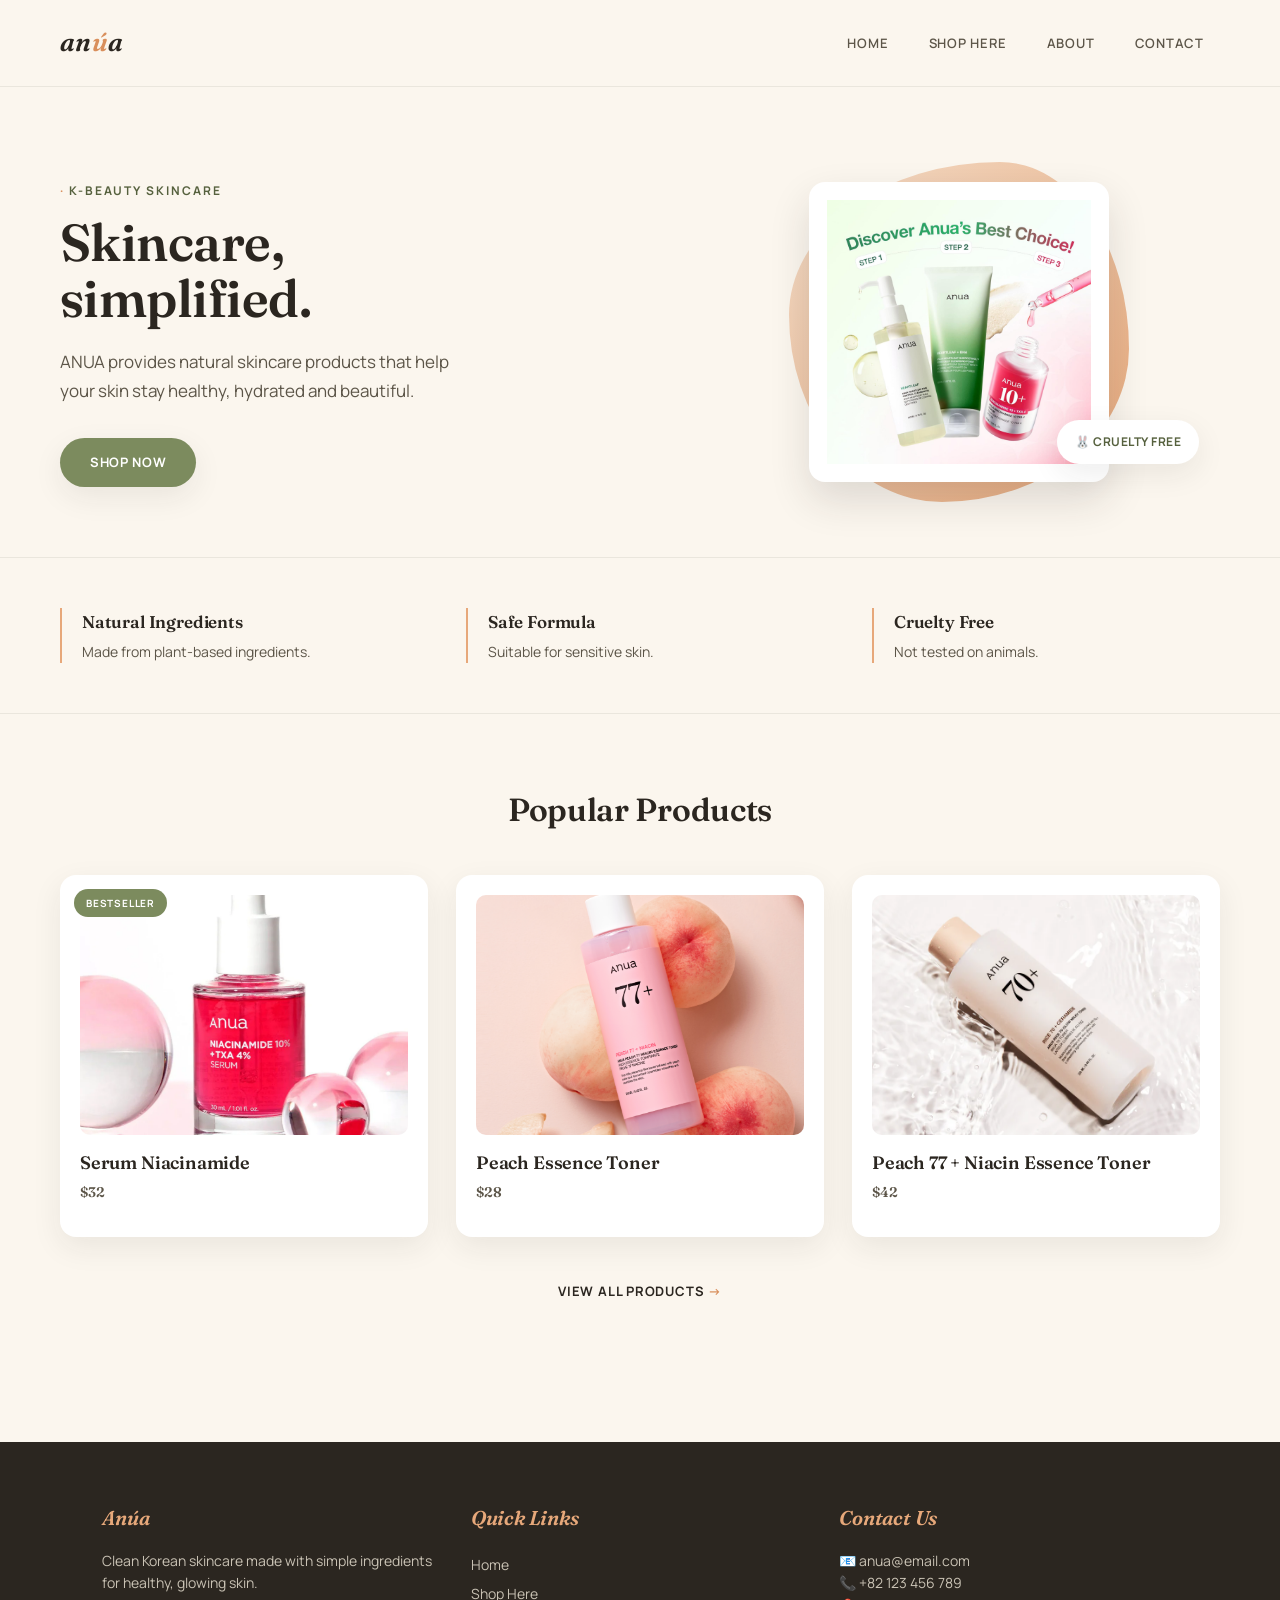
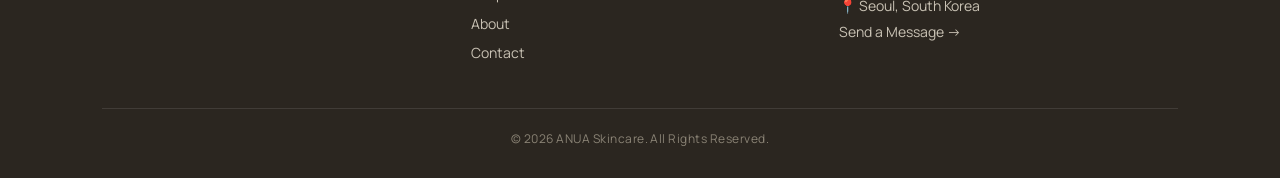
<file: index.html>
<!DOCTYPE html>
<html lang="en">
<head>
    <meta charset="UTF-8">
    <meta name="viewport" content="width=device-width, initial-scale=1.0">
    <title>ANUA - Korean Skincare</title>
    <link rel="preconnect" href="https://fonts.googleapis.com">
    <link rel="preconnect" href="https://fonts.gstatic.com" crossorigin>
    <link href="https://fonts.googleapis.com/css2?family=Fraunces:ital,wght@0,500;0,600;1,500;1,600&family=Manrope:wght@400;500;600;700&display=swap" rel="stylesheet">
    <link rel="stylesheet" href="style.css">
</head>
<body>

    <!-- Navigation -->
    <nav>
        <a href="index.html" class="logo">an<span>ú</span>a</a>

        <ul>
            <li><a href="index.html">Home</a></li>
            <li><a href="shop.html">Shop Here</a></li>
            <li><a href="about.html">About</a></li>
            <li><a href="contact.html">Contact</a></li>
        </ul>
    </nav>

    <!-- Hero Section -->
    <section class="hero">

        <div class="hero-text">
            <span class="eyebrow">K-Beauty Skincare</span>
            <h1>Skincare, simplified.</h1>

            <p>
                ANUA provides natural skincare products that help
                your skin stay healthy, hydrated and beautiful.
            </p>

            <a href="shop.html" class="btn">Shop Now</a>
        </div>

        <div class="hero-image">
            <img src="Mymedia/product anua 1.jpg" alt="ANUA Product">
            <span class="badge-chip">🐰 Cruelty Free</span>
        </div>

    </section>

    <!-- Features -->
    <section class="features">

        <div class="feature">
            <h3>Natural Ingredients</h3>
            <p>Made from plant-based ingredients.</p>
        </div>

        <div class="feature">
            <h3>Safe Formula</h3>
            <p>Suitable for sensitive skin.</p>
        </div>

        <div class="feature">
            <h3>Cruelty Free</h3>
            <p>Not tested on animals.</p>
        </div>

    </section>

    <!-- Products -->
    <section class="products">

        <h2>Popular Products</h2>

        <div class="product-grid">

            <div class="product-card">
                <span class="badge">Bestseller</span>
                <img src="Mymedia/serum naicinamide.webp" alt="serum naicinamide">
                <h3>Serum Niacinamide</h3>
                <p class="price">$32</p>
            </div>

            <div class="product-card">
                <img src="Mymedia/Peach-77-Essence-Toner-.png" alt="Peach Essence Toner">
                <h3>Peach Essence Toner</h3>
                <p class="price">$28</p>
            </div>

            <div class="product-card">
                <img src="Mymedia/toner water.webp" alt="toner water">
                <h3>Peach 77 + Niacin Essence Toner</h3>
                <p class="price">$42</p>
            </div>

        </div>

        <a href="shop.html" class="view-all">View all products</a>

    </section>

    <!-- Footer -->
    <footer>
        <div class="footer-content">

            <div class="footer-section">
                <h3>Anúa</h3>
                <p>
                    Clean Korean skincare made with simple ingredients
                    for healthy, glowing skin.
                </p>
            </div>

            <div class="footer-section">
                <h3>Quick Links</h3>

                <a href="index.html">Home</a>
                <a href="shop.html">Shop Here</a>
                <a href="about.html">About</a>
                <a href="contact.html">Contact</a>
            </div>

            <div class="footer-section">
                <h3>Contact Us</h3>

                <p>📧 anua@email.com</p>
                <p>📞 +82 123 456 789</p>
                <p>📍 Seoul, South Korea</p>

                <a href="contact.html">Send a Message →</a>
            </div>

        </div>

        <div class="footer-bottom">
            <p>© 2026 ANUA Skincare. All Rights Reserved.</p>
        </div>
    </footer>

</body>
</html>
</file>
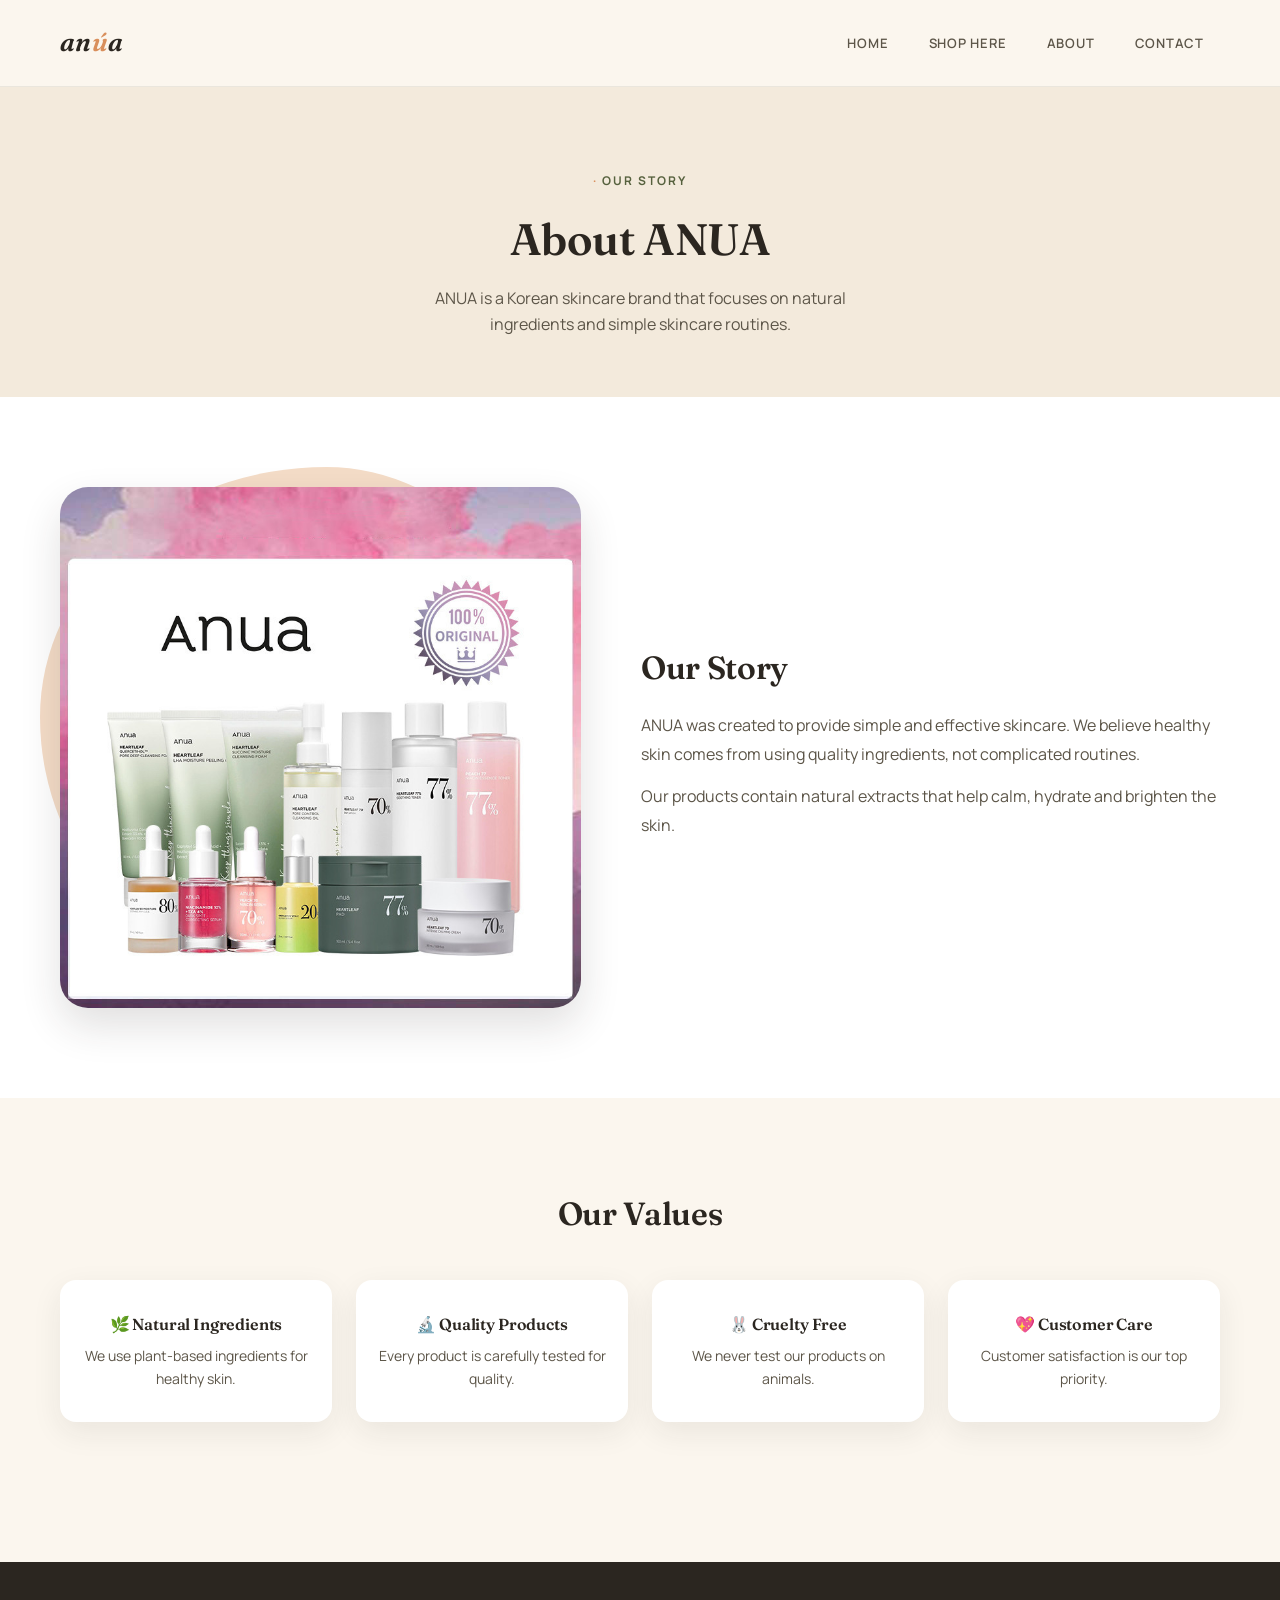
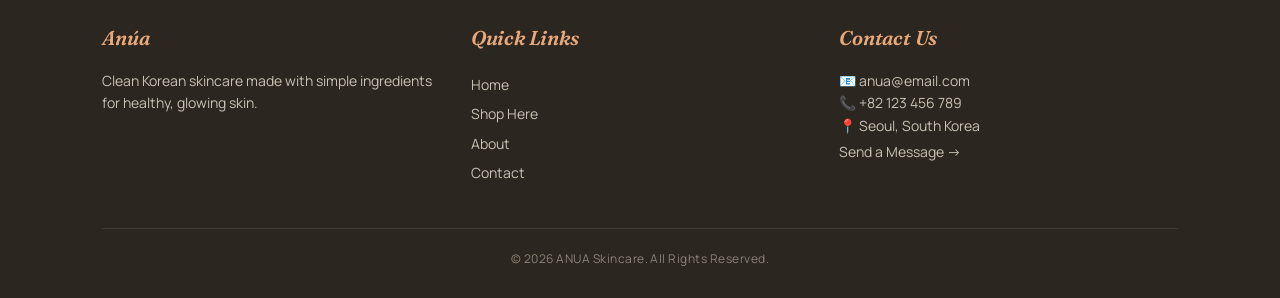
<file: about.html>
<!DOCTYPE html>
<html lang="en">
<head>
    <meta charset="UTF-8">
    <meta name="viewport" content="width=device-width, initial-scale=1.0">
    <title>About - ANUA Korean Skincare</title>
    <link rel="preconnect" href="https://fonts.googleapis.com">
    <link rel="preconnect" href="https://fonts.gstatic.com" crossorigin>
    <link href="https://fonts.googleapis.com/css2?family=Fraunces:ital,wght@0,500;0,600;1,500;1,600&family=Manrope:wght@400;500;600;700&display=swap" rel="stylesheet">
    <link rel="stylesheet" href="style.css">
</head>
<body>

    <!-- Navigation -->
    <nav>
        <a href="index.html" class="logo">an<span>ú</span>a</a>

        <ul>
            <li><a href="index.html">Home</a></li>
            <li><a href="shop.html">Shop Here</a></li>
            <li><a href="about.html">About</a></li>
            <li><a href="contact.html">Contact</a></li>
        </ul>
    </nav>

    <!-- Hero -->
    <section class="about-hero">
        <span class="eyebrow">Our Story</span>
        <h1>About ANUA</h1>

        <p>
            ANUA is a Korean skincare brand that focuses on
            natural ingredients and simple skincare routines.
        </p>
    </section>

    <!-- Story -->
    <section class="story">

        <div>
            <img src="Mymedia/product ANUA.jpg" alt="ANUA Product">
        </div>

        <div class="story-text">
            <h2>Our Story</h2>

            <p>
                ANUA was created to provide simple and effective skincare.
                We believe healthy skin comes from using quality ingredients,
                not complicated routines.
            </p>

            <p>
                Our products contain natural extracts that help calm,
                hydrate and brighten the skin.
            </p>
        </div>

    </section>

    <!-- Values -->
    <section class="values">

        <h2>Our Values</h2>

        <div class="values-grid">

            <div class="value-card">
                <h3>🌿 Natural Ingredients</h3>
                <p>We use plant-based ingredients for healthy skin.</p>
            </div>

            <div class="value-card">
                <h3>🔬 Quality Products</h3>
                <p>Every product is carefully tested for quality.</p>
            </div>

            <div class="value-card">
                <h3>🐰 Cruelty Free</h3>
                <p>We never test our products on animals.</p>
            </div>

            <div class="value-card">
                <h3>💖 Customer Care</h3>
                <p>Customer satisfaction is our top priority.</p>
            </div>

        </div>

    </section>

    <!-- Footer -->
    <footer>
        <div class="footer-content">

            <div class="footer-section">
                <h3>Anúa</h3>
                <p>
                    Clean Korean skincare made with simple ingredients
                    for healthy, glowing skin.
                </p>
            </div>

            <div class="footer-section">
                <h3>Quick Links</h3>

                <a href="index.html">Home</a>
                <a href="shop.html">Shop Here</a>
                <a href="about.html">About</a>
                <a href="contact.html">Contact</a>
            </div>

            <div class="footer-section">
                <h3>Contact Us</h3>

                <p>📧 anua@email.com</p>
                <p>📞 +82 123 456 789</p>
                <p>📍 Seoul, South Korea</p>

                <a href="contact.html">Send a Message →</a>
            </div>

        </div>

        <div class="footer-bottom">
            <p>© 2026 ANUA Skincare. All Rights Reserved.</p>
        </div>
    </footer>

</body>
</html>
</file>
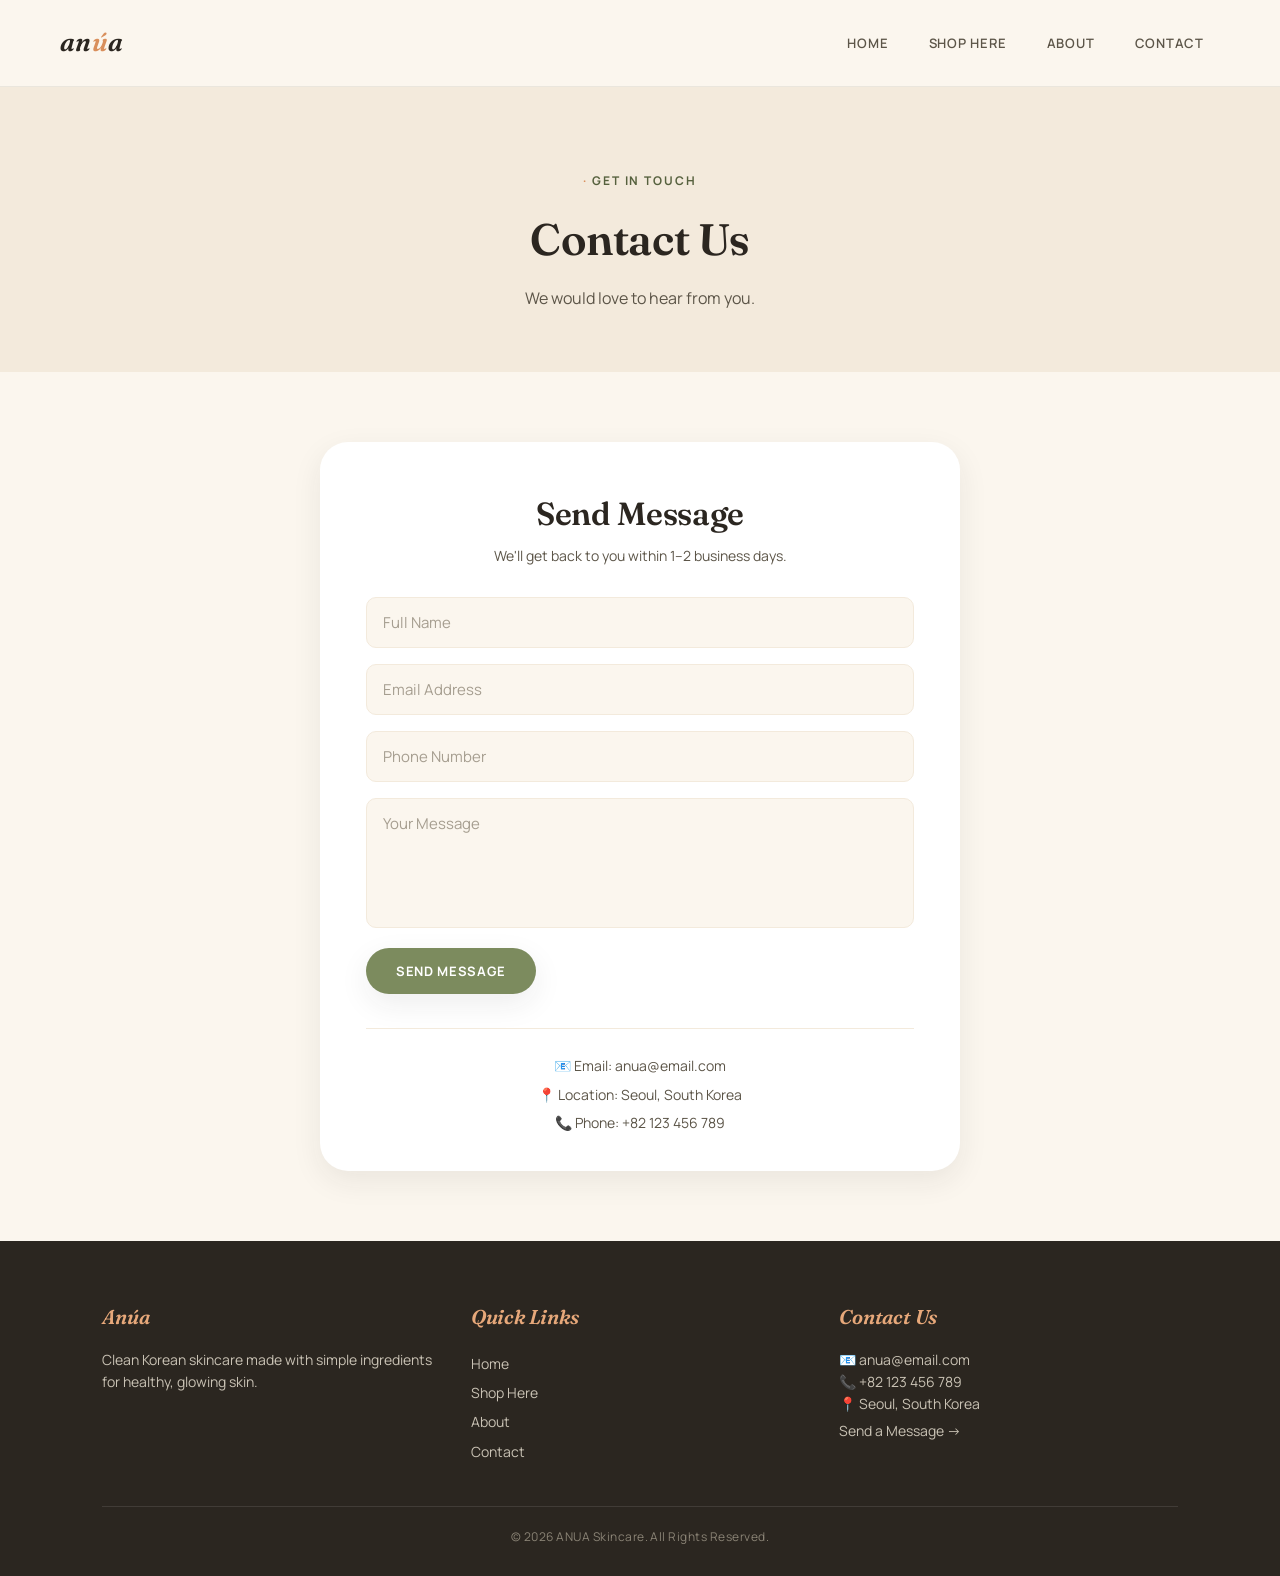
<file: contact.html>
<!DOCTYPE html>
<html lang="en">
<head>
    <meta charset="UTF-8">
    <meta name="viewport" content="width=device-width, initial-scale=1.0">
    <title>Contact - ANUA Korean Skincare</title>
    <link rel="preconnect" href="https://fonts.googleapis.com">
    <link rel="preconnect" href="https://fonts.gstatic.com" crossorigin>
    <link href="https://fonts.googleapis.com/css2?family=Fraunces:ital,wght@0,500;0,600;1,500;1,600&family=Manrope:wght@400;500;600;700&display=swap" rel="stylesheet">
    <link rel="stylesheet" href="style.css">
</head>
<body>

    <!-- Navigation -->
    <nav>
        <a href="index.html" class="logo">an<span>ú</span>a</a>

        <ul>
            <li><a href="index.html">Home</a></li>
            <li><a href="shop.html">Shop Here</a></li>
            <li><a href="about.html">About</a></li>
            <li><a href="contact.html">Contact</a></li>
        </ul>
    </nav>

    <!-- Hero Section -->
    <section class="about-hero">
        <span class="eyebrow">Get In Touch</span>
        <h1>Contact Us</h1>
        <p>We would love to hear from you.</p>
    </section>

    <!-- Contact Form -->
    <div class="contact-container">
        <h2>Send Message</h2>
        <p class="contact-sub">We'll get back to you within 1–2 business days.</p>

        <form>
            <input type="text" placeholder="Full Name" required>

            <input type="email" placeholder="Email Address" required>

            <input type="tel" placeholder="Phone Number">

            <textarea placeholder="Your Message"></textarea>

            <button type="submit">Send Message</button>
        </form>

        <div class="info">
            <p>📧 Email: anua@email.com</p>
            <p>📍 Location: Seoul, South Korea</p>
            <p>📞 Phone: +82 123 456 789</p>
        </div>
    </div>

    <!-- Footer -->
    <footer>
        <div class="footer-content">

            <div class="footer-section">
                <h3>Anúa</h3>
                <p>
                    Clean Korean skincare made with simple ingredients
                    for healthy, glowing skin.
                </p>
            </div>

            <div class="footer-section">
                <h3>Quick Links</h3>

                <a href="index.html">Home</a>
                <a href="shop.html">Shop Here</a>
                <a href="about.html">About</a>
                <a href="contact.html">Contact</a>
            </div>

            <div class="footer-section">
                <h3>Contact Us</h3>

                <p>📧 anua@email.com</p>
                <p>📞 +82 123 456 789</p>
                <p>📍 Seoul, South Korea</p>

                <a href="contact.html">Send a Message →</a>
            </div>

        </div>

        <div class="footer-bottom">
            <p>© 2026 ANUA Skincare. All Rights Reserved.</p>
        </div>
    </footer>

</body>
</html>
</file>
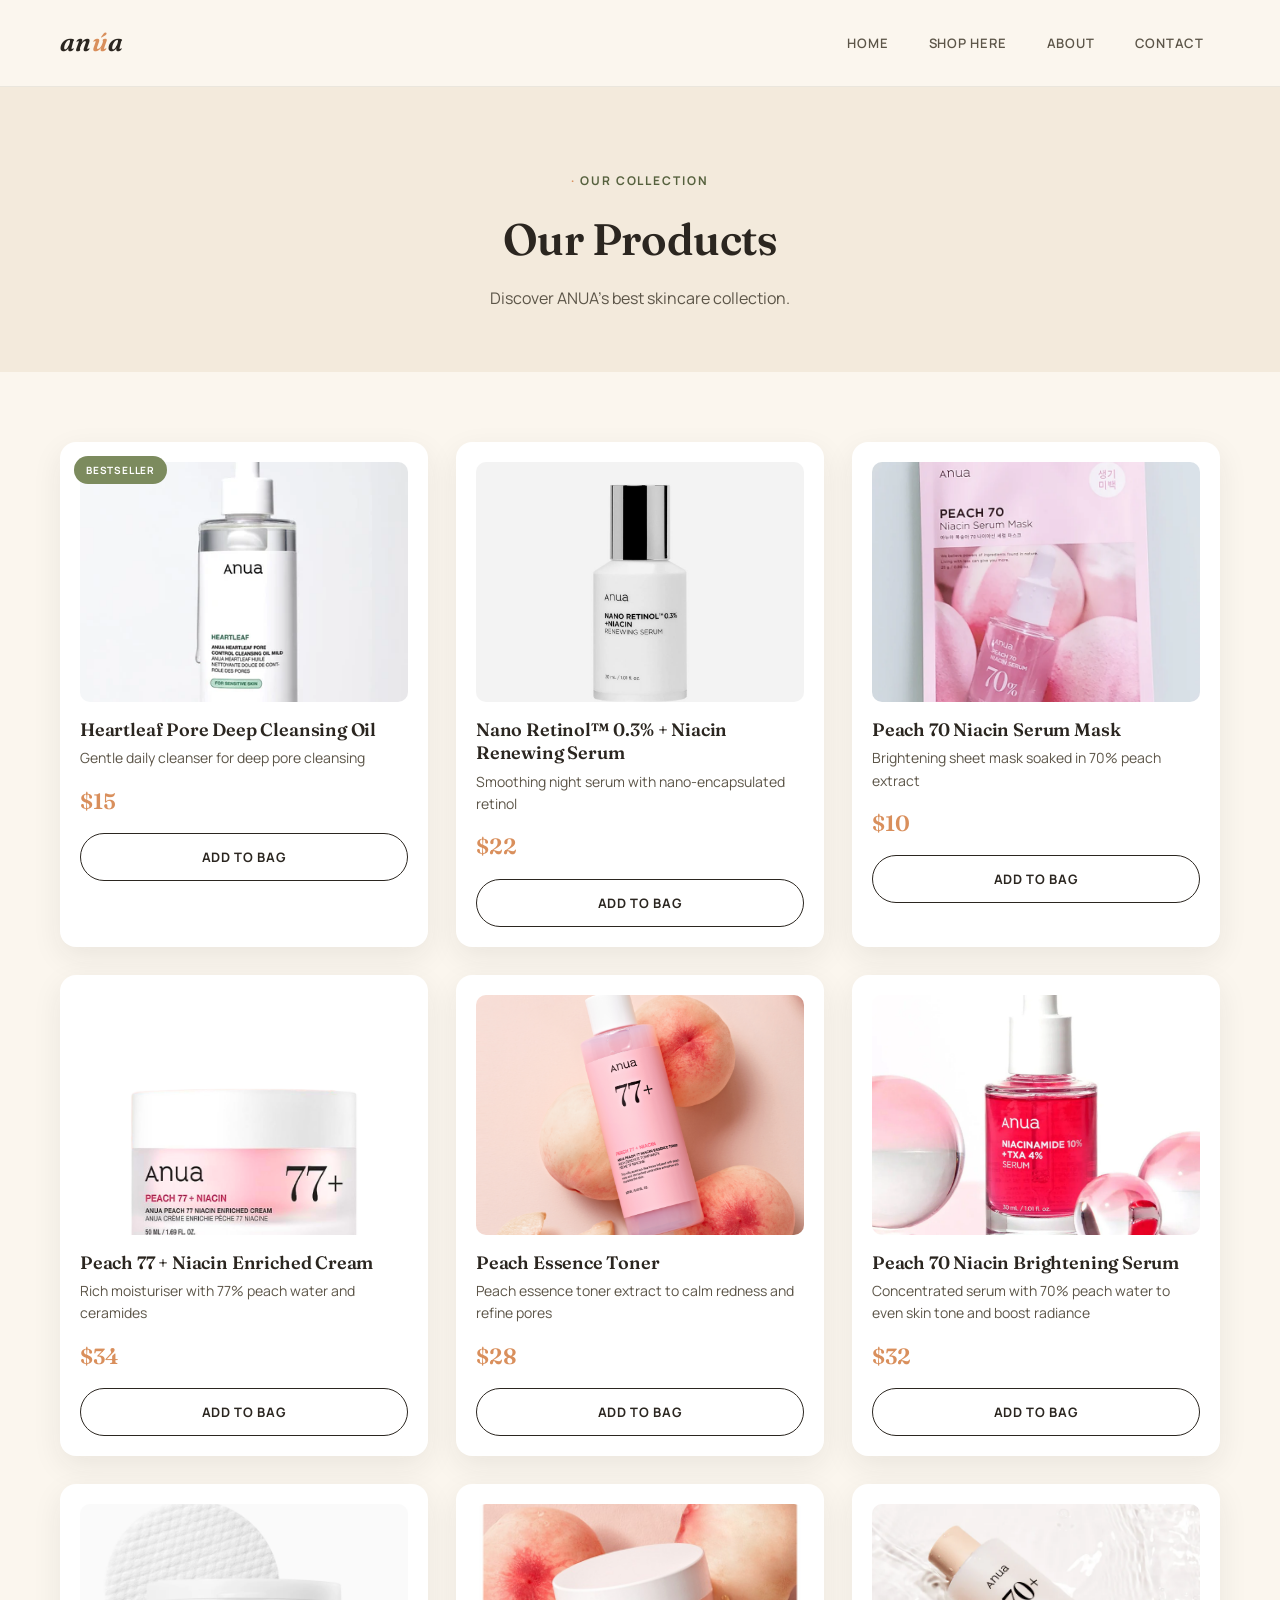
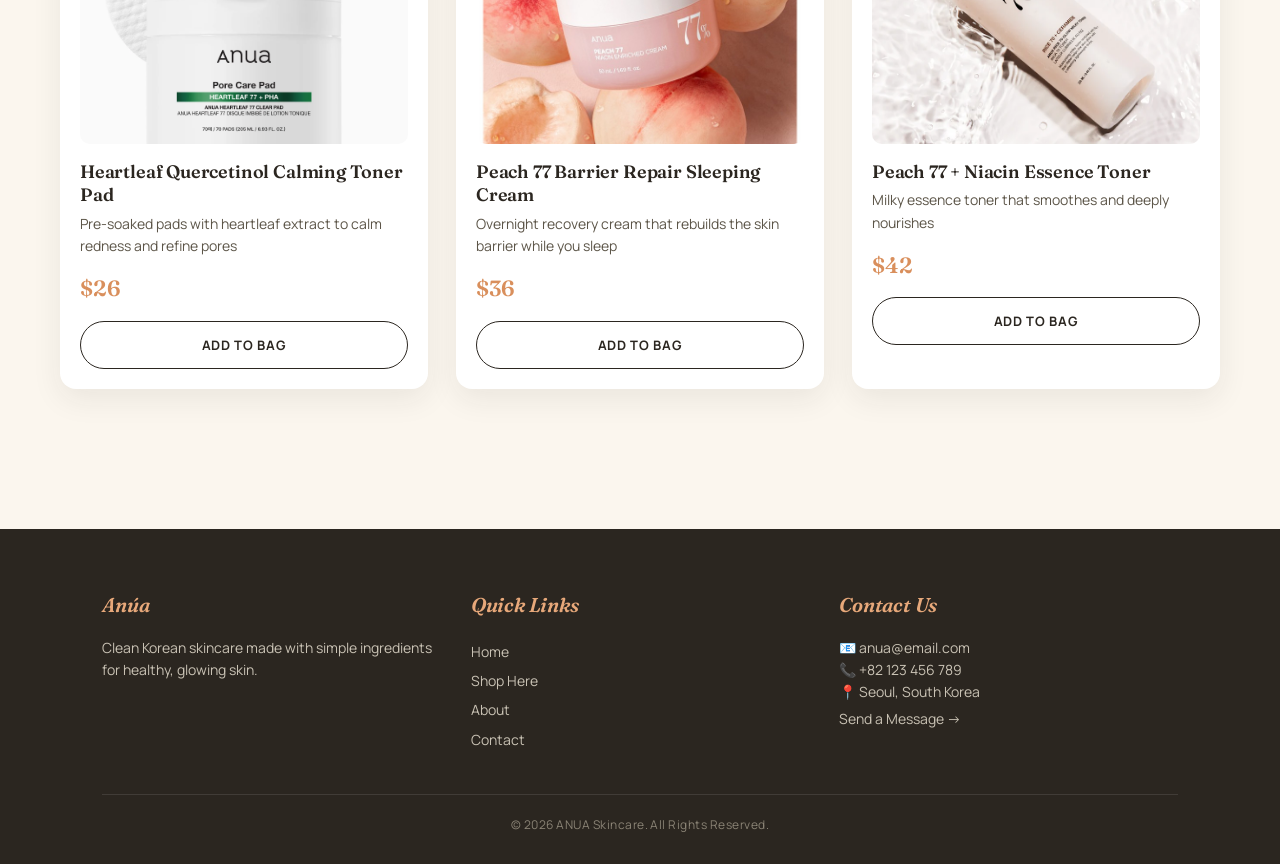
<file: shop.html>
<!DOCTYPE html>
<html lang="en">
<head>
    <meta charset="UTF-8">
    <meta name="viewport" content="width=device-width, initial-scale=1.0">
    <title>Shop - ANUA Korean Skincare</title>
    <link rel="preconnect" href="https://fonts.googleapis.com">
    <link rel="preconnect" href="https://fonts.gstatic.com" crossorigin>
    <link href="https://fonts.googleapis.com/css2?family=Fraunces:ital,wght@0,500;0,600;1,500;1,600&family=Manrope:wght@400;500;600;700&display=swap" rel="stylesheet">
    <link rel="stylesheet" href="style.css">
</head>
<body>

    <!-- Navigation -->
    <nav>
        <a href="index.html" class="logo">an<span>ú</span>a</a>

        <ul>
            <li><a href="index.html">Home</a></li>
            <li><a href="shop.html">Shop Here</a></li>
            <li><a href="about.html">About</a></li>
            <li><a href="contact.html">Contact</a></li>
        </ul>
    </nav>

    <!-- Banner -->
    <section class="banner">
        <span class="eyebrow">Our Collection</span>
        <h1>Our Products</h1>
        <p>Discover ANUA's best skincare collection.</p>
    </section>

    <!-- Products -->
    <section class="products">

        <div class="product-grid">

            <div class="product-card">
                <span class="badge">Bestseller</span>
                <img src="Mymedia/cleanser-heartleaf.webp" alt="Heartleaf Cleansing oil">
                <h3>Heartleaf Pore Deep Cleansing Oil</h3>
                <p>Gentle daily cleanser for deep pore cleansing</p>
                <span class="price">$15</span>
                <button>Add to Bag</button>
            </div>

            <div class="product-card">
                <img src="Mymedia/retinol serum.jpg" alt="Retinol Serum">
                <h3>Nano Retinol™ 0.3% + Niacin Renewing Serum</h3>
                <p>Smoothing night serum with nano-encapsulated retinol</p>
                <span class="price">$22</span>
                <button>Add to Bag</button>
            </div>

            <div class="product-card">
                <img src="Mymedia/serum mask.webp" alt="Serum Mask">
                <h3>Peach 70 Niacin Serum Mask</h3>
                <p>Brightening sheet mask soaked in 70% peach extract</p>
                <span class="price">$10</span>
                <button>Add to Bag</button>
            </div>

            <div class="product-card">
                <img src="Mymedia/cream.png" alt="Peach Cream">
                <h3>Peach 77 + Niacin Enriched Cream</h3>
                <p>Rich moisturiser with 77% peach water and ceramides</p>
                <span class="price">$34</span>
                <button>Add to Bag</button>
            </div>

            <div class="product-card">
                <img src="Mymedia/Peach-77-Essence-Toner-.png" alt="Essence Toner">
                <h3>Peach Essence Toner</h3>
                <p>Peach essence toner extract to calm redness and refine pores</p>
                <span class="price">$28</span>
                <button>Add to Bag</button>
            </div>

            <div class="product-card">
                <img src="Mymedia/serum naicinamide.webp" alt="Brightening Serum">
                <h3>Peach 70 Niacin Brightening Serum</h3>
                <p>Concentrated serum with 70% peach water to even skin tone and boost radiance</p>
                <span class="price">$32</span>
                <button>Add to Bag</button>
            </div>

            <div class="product-card">
                <img src="Mymedia/toner-pad.webp" alt="Toner Pad">
                <h3>Heartleaf Quercetinol Calming Toner Pad</h3>
                <p>Pre-soaked pads with heartleaf extract to calm redness and refine pores</p>
                <span class="price">$26</span>
                <button>Add to Bag</button>
            </div>

            <div class="product-card">
                <img src="Mymedia/Peach Barrier cream.jpg" alt="Barrier Cream">
                <h3>Peach 77 Barrier Repair Sleeping Cream</h3>
                <p>Overnight recovery cream that rebuilds the skin barrier while you sleep</p>
                <span class="price">$36</span>
                <button>Add to Bag</button>
            </div>

            <div class="product-card">
                <img src="Mymedia/toner water.webp" alt="Toner water">
                <h3>Peach 77 + Niacin Essence Toner</h3>
                <p>Milky essence toner that smoothes and deeply nourishes</p>
                <span class="price">$42</span>
                <button>Add to Bag</button>
            </div>

        </div>
    </section>

    <!-- Footer -->
    <footer>
        <div class="footer-content">

            <div class="footer-section">
                <h3>Anúa</h3>
                <p>
                    Clean Korean skincare made with simple ingredients
                    for healthy, glowing skin.
                </p>
            </div>

            <div class="footer-section">
                <h3>Quick Links</h3>

                <a href="index.html">Home</a>
                <a href="shop.html">Shop Here</a>
                <a href="about.html">About</a>
                <a href="contact.html">Contact</a>
            </div>

            <div class="footer-section">
                <h3>Contact Us</h3>

                <p>📧 anua@email.com</p>
                <p>📞 +82 123 456 789</p>
                <p>📍 Seoul, South Korea</p>

                <a href="contact.html">Send a Message →</a>
            </div>

        </div>

        <div class="footer-bottom">
            <p>© 2026 ANUA Skincare. All Rights Reserved.</p>
        </div>
    </footer>

</body>
</html>
</file>
<file: style.css>
/* ============================================================
   ANUA — Korean Skincare
   Design tokens
   ============================================================ */
:root {
    --cream: #FBF6EE;
    --cream-deep: #F3EADC;
    --ink: #2B2620;
    --ink-soft: #5C5548;
    --sage: #7C8B5E;
    --sage-dark: #56613E;
    --sage-pale: #E7EBDC;
    --peach: #E7A87A;
    --peach-deep: #D98F5C;
    --peach-pale: #F4DCC7;
    --blush: #F1DED2;
    --white: #FFFFFF;

    --font-display: 'Fraunces', Georgia, serif;
    --font-body: 'Manrope', Arial, sans-serif;

    --radius-lg: 28px;
    --radius-md: 16px;
    --radius-sm: 10px;

    --shadow-soft: 0 10px 30px rgba(43, 38, 32, 0.08);
    --shadow-lift: 0 18px 40px rgba(43, 38, 32, 0.14);
}

/* ---- Reset ---- */
* {
    margin: 0;
    padding: 0;
    box-sizing: border-box;
}

html {
    scroll-behavior: smooth;
}

body {
    background-color: var(--cream);
    color: var(--ink);
    font-family: var(--font-body);
    line-height: 1.6;
    -webkit-font-smoothing: antialiased;
}

img {
    display: block;
    max-width: 100%;
}

a {
    color: inherit;
}

h1, h2, h3 {
    font-family: var(--font-display);
    font-weight: 600;
    color: var(--ink);
    letter-spacing: -0.01em;
}

.eyebrow {
    display: inline-block;
    font-family: var(--font-body);
    font-size: 12px;
    font-weight: 700;
    letter-spacing: 0.16em;
    text-transform: uppercase;
    color: var(--sage-dark);
    margin-bottom: 14px;
}

.eyebrow::before {
    content: "· ";
    color: var(--peach-deep);
}

/* ============================================================
   NAVIGATION
   ============================================================ */
nav {
    background-color: var(--cream);
    display: flex;
    justify-content: space-between;
    align-items: center;
    padding: 22px 60px;
    position: sticky;
    top: 0;
    z-index: 100;
    border-bottom: 1px solid rgba(43, 38, 32, 0.08);
    backdrop-filter: blur(6px);
}

.logo {
    font-family: var(--font-display);
    font-style: italic;
    font-weight: 600;
    font-size: 26px;
    color: var(--ink);
    text-decoration: none;
    letter-spacing: 0.01em;
}

.logo span {
    color: var(--peach-deep);
}

nav h2 {
    font-family: var(--font-display);
    font-style: italic;
    font-weight: 600;
    font-size: 26px;
    color: var(--ink);
}

nav ul {
    display: flex;
    list-style: none;
    gap: 8px;
}

nav ul li a {
    text-decoration: none;
    color: var(--ink-soft);
    font-weight: 600;
    font-size: 13px;
    letter-spacing: 0.06em;
    text-transform: uppercase;
    padding: 10px 16px;
    border-radius: 999px;
    transition: 0.25s ease;
}

nav ul li a:hover {
    background: var(--sage-pale);
    color: var(--sage-dark);
}

/* ============================================================
   BUTTONS
   ============================================================ */
.btn,
button {
    display: inline-flex;
    align-items: center;
    gap: 8px;
    background-color: var(--sage);
    color: var(--white);
    text-decoration: none;
    border: none;
    padding: 14px 30px;
    border-radius: 999px;
    font-family: var(--font-body);
    font-weight: 700;
    font-size: 13px;
    letter-spacing: 0.05em;
    text-transform: uppercase;
    cursor: pointer;
    transition: 0.3s ease;
    box-shadow: var(--shadow-soft);
}

.btn:hover,
button:hover {
    background-color: var(--sage-dark);
    transform: translateY(-2px);
    box-shadow: var(--shadow-lift);
}

/* Outline style used for "Add to bag" on shop */
.product-card button {
    background: var(--white);
    color: var(--ink);
    border: 1.5px solid var(--ink);
    box-shadow: none;
    width: 100%;
    justify-content: center;
}

.product-card button:hover {
    background: var(--ink);
    color: var(--white);
    transform: none;
    box-shadow: none;
}

/* ============================================================
   HERO (index)
   ============================================================ */
.hero {
    display: grid;
    grid-template-columns: 1fr 0.9fr;
    align-items: center;
    gap: 60px;
    padding: 90px 60px 70px;
    max-width: 1300px;
    margin: 0 auto;
}

.hero-text h1 {
    font-size: 52px;
    line-height: 1.08;
    margin-bottom: 22px;
    max-width: 480px;
}

.hero p {
    font-size: 17px;
    line-height: 1.7;
    margin-bottom: 32px;
    color: var(--ink-soft);
    max-width: 420px;
}

.hero-image {
    position: relative;
    display: flex;
    justify-content: center;
    align-items: center;
}

.hero-image::before {
    content: "";
    position: absolute;
    width: 340px;
    height: 340px;
    background: linear-gradient(135deg, var(--peach-pale), var(--peach));
    border-radius: 62% 38% 55% 45% / 45% 55% 45% 55%;
    z-index: 0;
}

.hero img {
    position: relative;
    z-index: 1;
    width: 300px;
    background: var(--white);
    padding: 18px;
    border-radius: var(--radius-md);
    box-shadow: var(--shadow-lift);
    transition: 0.4s ease;
}

.hero img:hover {
    transform: translateY(-6px) rotate(-1deg);
}

.badge-chip {
    position: absolute;
    z-index: 2;
    bottom: 6%;
    right: 4%;
    background: var(--white);
    border-radius: 999px;
    padding: 12px 18px;
    box-shadow: var(--shadow-soft);
    font-size: 12px;
    font-weight: 700;
    letter-spacing: 0.04em;
    text-transform: uppercase;
    color: var(--sage-dark);
    display: flex;
    align-items: center;
    gap: 6px;
}

/* ============================================================
   FEATURES
   ============================================================ */
.features {
    display: flex;
    justify-content: space-between;
    gap: 30px;
    padding: 50px 60px;
    max-width: 1300px;
    margin: 0 auto;
    border-top: 1px solid rgba(43, 38, 32, 0.08);
    border-bottom: 1px solid rgba(43, 38, 32, 0.08);
}

.feature {
    text-align: left;
    width: 30%;
    padding-left: 20px;
    border-left: 2px solid var(--peach);
}

.feature h3 {
    font-size: 17px;
    margin-bottom: 6px;
    color: var(--ink);
}

.feature p {
    color: var(--ink-soft);
    font-size: 14px;
}

/* ============================================================
   SECTION TITLES
   ============================================================ */
h2 {
    font-size: 32px;
    margin-bottom: 6px;
}

.section-head {
    text-align: center;
    max-width: 560px;
    margin: 0 auto 40px;
}

.section-head p {
    color: var(--ink-soft);
    font-size: 15px;
}

/* ============================================================
   PRODUCT GRID (Home + Shop)
   ============================================================ */
.products {
    padding: 70px 0 90px;
    max-width: 1300px;
    margin: 0 auto;
}

.products > h2 {
    text-align: center;
    margin-bottom: 40px;
}

.product-grid {
    display: grid;
    grid-template-columns: repeat(3, 1fr);
    gap: 28px;
    padding: 0 60px;
}

.product-card {
    position: relative;
    background: var(--white);
    border-radius: var(--radius-md);
    text-align: left;
    padding: 20px;
    box-shadow: var(--shadow-soft);
    transition: 0.35s ease;
}

.product-card:hover {
    transform: translateY(-8px);
    box-shadow: var(--shadow-lift);
}

.product-card img {
    width: 100%;
    height: 240px;
    object-fit: cover;
    border-radius: var(--radius-sm);
    margin-bottom: 16px;
    background: var(--cream-deep);
}

.product-card h3 {
    font-size: 18px;
    font-weight: 600;
    color: var(--ink);
    margin-bottom: 6px;
    line-height: 1.3;
}

.product-card p {
    font-size: 14px;
    color: var(--ink-soft);
    line-height: 1.6;
    margin-bottom: 14px;
}

.price {
    display: block;
    font-family: var(--font-display);
    font-size: 22px;
    font-weight: 600;
    color: var(--peach-deep);
    margin-bottom: 14px;
}

.badge {
    position: absolute;
    top: 14px;
    left: 14px;
    z-index: 2;
    background: var(--sage);
    color: var(--white);
    font-size: 10px;
    font-weight: 700;
    letter-spacing: 0.08em;
    text-transform: uppercase;
    padding: 6px 12px;
    border-radius: 999px;
}

.view-all {
    display: block;
    text-align: center;
    margin-top: 44px;
    font-weight: 700;
    font-size: 13px;
    letter-spacing: 0.06em;
    text-transform: uppercase;
    text-decoration: none;
    color: var(--ink);
}

.view-all::after {
    content: " →";
    color: var(--peach-deep);
}

/* ============================================================
   BANNER (Shop + About)
   ============================================================ */
.banner {
    text-align: center;
    padding: 80px 20px 60px;
    background: var(--cream-deep);
    position: relative;
    overflow: hidden;
}

.banner h1 {
    font-size: 44px;
    margin-bottom: 12px;
}

.banner p {
    color: var(--ink-soft);
    font-size: 16px;
}

.about-hero {
    text-align: center;
    padding: 80px 20px 60px;
    background: var(--cream-deep);
}

.about-hero h1 {
    font-size: 44px;
    margin-bottom: 12px;
}

.about-hero p {
    color: var(--ink-soft);
    font-size: 16px;
    max-width: 480px;
    margin: 0 auto;
}

/* ============================================================
   ABOUT PAGE — STORY
   ============================================================ */
.story {
    display: grid;
    grid-template-columns: 0.9fr 1fr;
    gap: 60px;
    padding: 90px 60px;
    background: var(--white);
    align-items: center;
    max-width: 1300px;
    margin: 0 auto;
}

.story > div:first-child {
    position: relative;
}

.story > div:first-child::before {
    content: "";
    position: absolute;
    top: -20px;
    left: -20px;
    width: 100%;
    height: 100%;
    background: var(--peach-pale);
    border-radius: 55% 45% 48% 52% / 48% 52% 48% 52%;
    z-index: 0;
}

.story img {
    position: relative;
    z-index: 1;
    width: 100%;
    border-radius: var(--radius-lg);
    box-shadow: var(--shadow-lift);
}

.story-text h2 {
    margin-bottom: 18px;
}

.story p {
    line-height: 1.8;
    margin-bottom: 14px;
    color: var(--ink-soft);
}

/* ============================================================
   ABOUT PAGE — VALUES
   ============================================================ */
.values {
    padding: 90px 60px;
    text-align: center;
    max-width: 1300px;
    margin: 0 auto;
}

.values-grid {
    display: grid;
    grid-template-columns: repeat(4, 1fr);
    gap: 24px;
    margin-top: 40px;
}

.value-card {
    background: var(--white);
    padding: 32px 22px;
    border-radius: var(--radius-md);
    box-shadow: var(--shadow-soft);
    transition: 0.3s ease;
}

.value-card:hover {
    transform: translateY(-6px);
    box-shadow: var(--shadow-lift);
}

.value-card h3 {
    font-size: 16px;
    margin-bottom: 8px;
}

.value-card p {
    color: var(--ink-soft);
    font-size: 14px;
}

/* ============================================================
   CONTACT PAGE
   ============================================================ */
.contact-container {
    width: 80%;
    max-width: 640px;
    margin: 70px auto;
    background: var(--white);
    padding: 46px 46px 36px;
    border-radius: var(--radius-lg);
    box-shadow: var(--shadow-soft);
}

.contact-container h2 {
    text-align: center;
    margin-bottom: 6px;
}

.contact-container > p.contact-sub {
    text-align: center;
    color: var(--ink-soft);
    font-size: 14px;
    margin-bottom: 30px;
}

form {
    display: flex;
    flex-direction: column;
    gap: 16px;
}

input,
textarea {
    padding: 14px 16px;
    border: 1.5px solid var(--cream-deep);
    background: var(--cream);
    border-radius: var(--radius-sm);
    font-size: 15px;
    font-family: var(--font-body);
    color: var(--ink);
    transition: 0.25s ease;
}

input::placeholder,
textarea::placeholder {
    color: #A69E90;
}

input:focus,
textarea:focus {
    outline: none;
    border-color: var(--sage);
    background: var(--white);
}

textarea {
    height: 130px;
    resize: none;
}

form button {
    margin-top: 4px;
    align-self: flex-start;
}

.info {
    text-align: center;
    margin-top: 34px;
    padding-top: 26px;
    border-top: 1px solid var(--cream-deep);
    color: var(--ink-soft);
    display: flex;
    flex-direction: column;
    gap: 6px;
    font-size: 14px;
}

/* ============================================================
   FOOTER
   ============================================================ */
footer {
    background: var(--ink);
    color: var(--cream);
    padding: 60px 8% 30px;
    margin-top: 50px;
}

.footer-content {
    display: flex;
    justify-content: space-between;
    flex-wrap: wrap;
    gap: 30px;
    max-width: 1300px;
    margin: 0 auto;
}

.footer-section {
    flex: 1;
    min-width: 220px;
}

.footer-section h3 {
    font-family: var(--font-display);
    font-style: italic;
    color: var(--peach);
    margin-bottom: 16px;
    font-size: 20px;
}

.footer-section p {
    color: #C9C2B4;
    font-size: 14px;
}

.footer-section a {
    display: block;
    text-decoration: none;
    color: #C9C2B4;
    line-height: 2.1;
    font-size: 14px;
    transition: 0.2s ease;
}

.footer-section a:hover {
    color: var(--peach);
}

.footer-bottom {
    text-align: center;
    margin-top: 40px;
    padding-top: 20px;
    border-top: 1px solid rgba(255, 255, 255, 0.1);
    color: #8A8375;
    font-size: 12px;
    letter-spacing: 0.04em;
    max-width: 1300px;
    margin-left: auto;
    margin-right: auto;
}

/* ============================================================
   RESPONSIVE DESIGN
   ============================================================ */
@media (max-width: 1024px) {
    nav { padding: 18px 30px; }

    .hero {
        padding: 60px 30px;
        gap: 30px;
    }

    .hero-text h1 { font-size: 40px; }

    .features { padding: 40px 30px; }

    .product-grid {
        grid-template-columns: repeat(2, 1fr);
        padding: 0 30px;
    }

    .story {
        padding: 60px 30px;
    }

    .values { padding: 60px 30px; }

    .values-grid { grid-template-columns: repeat(2, 1fr); }

    .contact-container { width: 90%; }

    .footer-content { gap: 20px; }
}

/* ---- Tablet ---- */
@media (max-width: 768px) {
    nav {
        flex-direction: column;
        gap: 16px;
        text-align: center;
    }

    .hero,
    .story {
        grid-template-columns: 1fr;
        text-align: center;
    }

    .hero-text h1, .hero-text p { margin-left: auto; margin-right: auto; }

    .story > div:first-child { order: -1; }

    .feature {
        border-left: none;
        border-top: 2px solid var(--peach);
        padding-left: 0;
        padding-top: 14px;
        text-align: center;
    }

    .product-grid {
        grid-template-columns: repeat(2, 1fr);
    }

    .features {
        flex-direction: column;
        align-items: center;
        gap: 26px;
    }

    .feature {
        width: 90%;
    }

    .values-grid {
        grid-template-columns: 1fr;
    }

    .footer-content {
        flex-direction: column;
        text-align: center;
    }

    .footer-section a:hover { color: var(--peach); }
}

/* ---- Mobile ---- */
@media (max-width: 480px) {
    nav ul {
        flex-direction: column;
        width: 100%;
        gap: 4px;
    }

    .hero-text h1 { font-size: 32px; }

    .hero img { width: 220px; }

    .hero-image::before { width: 260px; height: 260px; }

    .product-grid {
        grid-template-columns: 1fr;
    }

    .contact-container {
        width: 100%;
        padding: 30px 22px;
        border-radius: 0;
    }

    input,
    textarea,
    button {
        width: 100%;
    }

    form button { align-self: stretch; justify-content: center; }

    .footer-section {
        min-width: 100%;
    }
}
</file>
